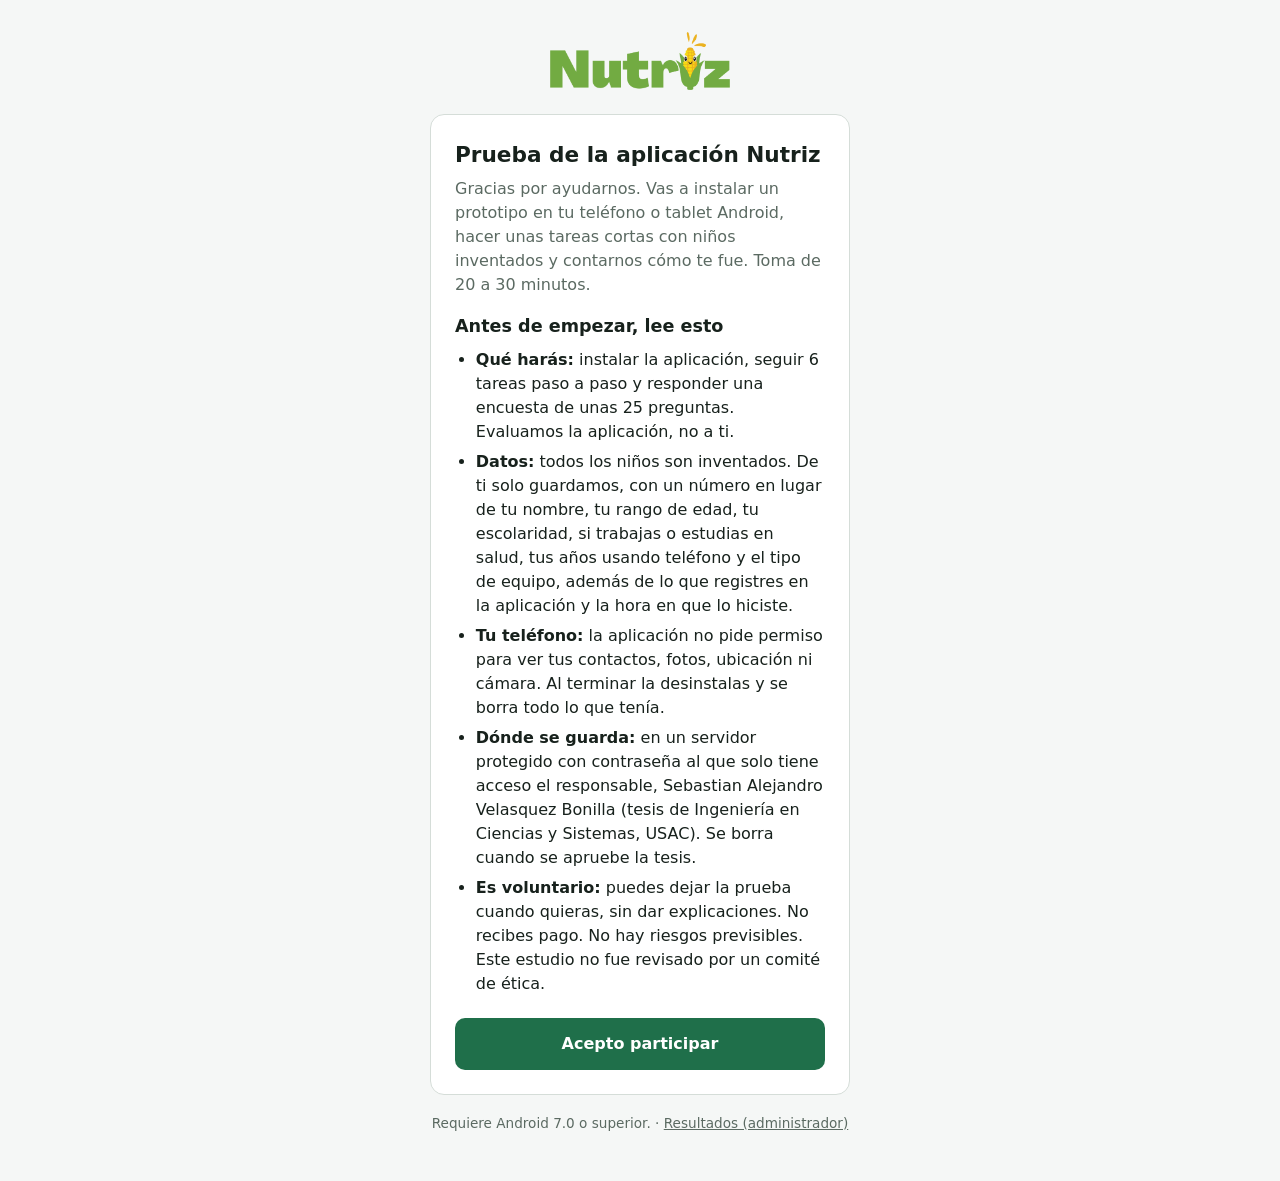
<file: index.html>
<!doctype html>
<html lang="es">
<head>
<meta charset="utf-8">
<meta name="viewport" content="width=device-width, initial-scale=1">
<meta name="robots" content="noindex, nofollow">
<title>Prueba de Nutriz</title>
<link rel="stylesheet" href="estilos.css">
</head>
<body>
<main>
  <img class="logo" src="logo.png" alt="Nutriz">
  <div class="tarjeta" id="bienvenida" hidden>
    <h1>Prueba de la aplicación Nutriz</h1>
    <p>Gracias por ayudarnos. Vas a instalar un prototipo en tu teléfono o tablet Android, hacer unas tareas cortas con niños inventados y contarnos cómo te fue. Toma de 20 a 30 minutos.</p>
    <h2>Antes de empezar, lee esto</h2>
    <ul>
      <li><b>Qué harás:</b> instalar la aplicación, seguir 6 tareas paso a paso y responder una encuesta de unas 25 preguntas. Evaluamos la aplicación, no a ti.</li>
      <li><b>Datos:</b> todos los niños son inventados. De ti solo guardamos, con un número en lugar de tu nombre, tu rango de edad, tu escolaridad, si trabajas o estudias en salud, tus años usando teléfono y el tipo de equipo, además de lo que registres en la aplicación y la hora en que lo hiciste.</li>
      <li><b>Tu teléfono:</b> la aplicación no pide permiso para ver tus contactos, fotos, ubicación ni cámara. Al terminar la desinstalas y se borra todo lo que tenía.</li>
      <li><b>Dónde se guarda:</b> en un servidor protegido con contraseña al que solo tiene acceso el responsable, Sebastian Alejandro Velasquez Bonilla (tesis de Ingeniería en Ciencias y Sistemas, USAC). Se borra cuando se apruebe la tesis.</li>
      <li><b>Es voluntario:</b> puedes dejar la prueba cuando quieras, sin dar explicaciones. No recibes pago. No hay riesgos previsibles. Este estudio no fue revisado por un comité de ética.</li>
    </ul>
    <button id="acepto" type="button">Acepto participar</button>
    <div class="error" id="error-acepto" role="alert" hidden></div>
  </div>

  <div id="participando" hidden>
  <div class="tarjeta">
    <div class="exito">Eres el participante <span id="codigo"></span></div>
    <p style="margin-top: 12px">Anota tu número por si cambias de navegador. Tu usuario para la aplicación es <b id="cuenta-usuario"></b> y tu contraseña, <b id="cuenta-contrasena"></b>; también aparecen en las tareas.</p>
  </div>
  <div class="tarjeta">
    <div class="seccion-paso">Paso 1</div>
    <div class="video-ayuda">
      <p><b>¿Nunca has instalado una aplicación así?</b> Mira este video de 3 minutos: muestra cada paso de la descarga y la instalación.</p>
      <video controls playsinline preload="none" poster="video_portada.jpg" controlslist="nodownload noplaybackrate" disablepictureinpicture oncontextmenu="return false">
        <source src="instalar_nutriz.mp4" type="video/mp4">
      </video>
    </div>
    <section id="formulario">
      <h1>Descargar la aplicación</h1>
      <p>Escribe el usuario y la contraseña de descarga que te enviaron por mensaje.</p>
      <form id="acceso" autocomplete="off">
        <label for="usuario">Usuario</label>
        <input id="usuario" autocapitalize="none" autocorrect="off" spellcheck="false" required>
        <label for="contrasena">Contraseña</label>
        <input id="contrasena" type="password" autocapitalize="none" autocorrect="off" spellcheck="false" required>
        <button id="boton" type="submit">Descargar</button>
      </form>
      <div class="barra" id="barra" hidden><div></div></div>
      <div class="estado" id="estado" role="status" aria-live="polite"></div>
      <div class="error" id="error" role="alert" hidden></div>
    </section>
    <section id="listo" hidden>
      <h1>Descarga lista</h1>
      <p>Ahora instala la aplicación:</p>
      <ol>
        <li>Si el navegador avisa que <strong>el archivo puede ser dañino</strong>, toca <strong>Descargar de todos modos</strong>. Es normal: la aplicación es un prototipo y no está en Play Store.</li>
        <li>Abre el archivo <strong>Nutriz.apk</strong> desde el aviso del navegador, la notificación o la carpeta Descargas.</li>
        <li>Si dice que por seguridad no puede instalar aplicaciones de esta fuente, toca <strong>Configuración</strong> y activa <strong>Permitir de esta fuente</strong> (en algunos teléfonos dice <strong>Confiar en esta fuente</strong>). Luego toca <strong>Instalar</strong>; si no aparece, vuelve atrás y toca otra vez el archivo.</li>
        <li>Si aparece un aviso de Play Protect, toca <strong>Más detalles</strong> y luego <strong>Instalar de todas formas</strong>.</li>
        <li>Ya instalada, vuelve a desactivar el permiso: en <strong>Ajustes</strong> busca <strong>instalar aplicaciones desconocidas</strong>, toca tu navegador y desactiva <strong>Permitir de esta fuente</strong> (o <strong>Confiar en esta fuente</strong>).</li>
        <li>Al terminar la prueba, desinstala Nutriz: se borran todos sus datos.</li>
      </ol>
      <button id="otra" type="button" class="secundario">Descargar otra vez</button>
    </section>
  </div>
  <div class="tarjeta">
    <div class="seccion-paso">Paso 2</div>
    <h2>Haz las tareas</h2>
    <p>Te guiamos una por una. Ten a la mano la aplicación ya instalada.</p>
    <a class="boton" href="tareas.html">Ver las tareas</a>
  </div>
  <div class="tarjeta">
    <div class="seccion-paso">Paso 3</div>
    <h2>Cuéntanos cómo te fue</h2>
    <p>Una encuesta corta, sin tu nombre.</p>
    <a class="boton" href="encuesta.html">Llenar la encuesta</a>
    <a class="boton secundario" href="manual.pdf" target="_blank" rel="noopener">Manual de uso (PDF), por si te trabas</a>
  </div>
  <button type="button" id="otra-persona" class="secundario">¿Otra persona va a participar en este teléfono?</button>
  </div>
  <p class="pie">Requiere Android 7.0 o superior. · <a href="resultados.html">Resultados (administrador)</a></p>
</main>
<script src="participante.js"></script>
<script>
// El APK está cifrado (prototipo/descarga/cifrar_apk.mjs): AES-256-GCM en partes, con la llave derivada del usuario
// y la contraseña. Se descifra aquí, en el teléfono; sin las credenciales correctas el archivo no sirve.
const $ = (id) => document.getElementById(id);
const b64 = (s) => Uint8Array.from(atob(s), (c) => c.charCodeAt(0));
const texto = new TextEncoder();

function iv(base, n) {
  const v = base.slice();
  const d = new DataView(v.buffer);
  d.setUint32(8, (d.getUint32(8) ^ n) >>> 0);
  return v;
}

async function llave(usuario, contrasena, meta) {
  const material = await crypto.subtle.importKey(
    'raw', texto.encode(`${usuario.trim().toLowerCase()}\n${contrasena.trim().toLowerCase()}`), 'PBKDF2', false, ['deriveKey']);
  return crypto.subtle.deriveKey(
    { name: 'PBKDF2', salt: b64(meta.sal), iterations: meta.iteraciones, hash: 'SHA-256' },
    material, { name: 'AES-GCM', length: 256 }, false, ['decrypt']);
}

const descifrar = (k, base, n, datos) =>
  crypto.subtle.decrypt({ name: 'AES-GCM', iv: iv(base, n), additionalData: texto.encode(`nutriz:${n}`) }, k, datos);

function progreso(fraccion, mensaje) {
  $('barra').hidden = false;
  $('barra').firstElementChild.style.width = `${Math.round(fraccion * 100)}%`;
  $('estado').textContent = mensaje;
}

async function bajar(total, alAvanzar) {
  const r = await fetch('nutriz.apk.cifrado', { cache: 'no-store' });
  if (!r.ok) throw new Error('descarga');
  const datos = new Uint8Array(total);
  const lector = r.body.getReader();
  let llevado = 0;
  for (;;) {
    const { done, value } = await lector.read();
    if (done) break;
    if (llevado + value.length > total) throw new Error('descarga');
    datos.set(value, llevado);
    llevado += value.length;
    alAvanzar(llevado / total);
  }
  if (llevado !== total) throw new Error('descarga');
  return datos;
}

$('acceso').addEventListener('submit', async (ev) => {
  ev.preventDefault();
  $('error').hidden = true;
  $('boton').disabled = true;
  $('boton').textContent = 'Revisando…';
  try {
    const meta = await (await fetch('nutriz.json', { cache: 'no-store' })).json();
    const base = b64(meta.iv);
    const k = await llave($('usuario').value, $('contrasena').value, meta);
    try {
      await descifrar(k, base, 0xffffffff, b64(meta.comprobante));
    } catch {
      throw new Error('credenciales');
    }
    $('boton').textContent = 'Descargando…';
    const conEtiqueta = meta.parte + 16;
    const total = meta.tamano + 16 * meta.partes;
    const datos = await bajar(total, (f) => progreso(f * 0.9, `Descargando… ${Math.round(f * 100)} %`));
    const partes = [];
    for (let n = 0; n < meta.partes; n++) {
      partes.push(await descifrar(k, base, n, datos.subarray(n * conEtiqueta, Math.min((n + 1) * conEtiqueta, total))));
      progreso(0.9 + 0.1 * (n + 1) / meta.partes, 'Preparando el archivo…');
    }
    const url = URL.createObjectURL(new Blob(partes, { type: 'application/vnd.android.package-archive' }));
    const a = document.createElement('a');
    a.href = url;
    a.download = 'Nutriz.apk';
    document.body.appendChild(a);
    a.click();
    a.remove();
    setTimeout(() => URL.revokeObjectURL(url), 120000);
    $('formulario').hidden = true;
    $('listo').hidden = false;
  } catch (err) {
    $('error').textContent = err.message === 'credenciales'
      ? 'Usuario o contraseña incorrectos.'
      : 'No se pudo descargar. Revisa tu conexión a internet e inténtalo de nuevo.';
    $('error').hidden = false;
    $('barra').hidden = true;
    $('estado').textContent = '';
  } finally {
    $('boton').disabled = false;
    $('boton').textContent = 'Descargar';
  }
});

$('otra').addEventListener('click', () => {
  $('listo').hidden = true;
  $('formulario').hidden = false;
  $('barra').hidden = true;
  $('estado').textContent = '';
});

// Primero el consentimiento: al aceptarlo, el servidor da el número de participante y su cuenta de la app.
function mostrarParticipante(p) {
  $('bienvenida').hidden = true;
  $('participando').hidden = false;
  $('codigo').textContent = p.participante;
  $('cuenta-usuario').textContent = p.usuario;
  $('cuenta-contrasena').textContent = p.contrasena;
}

const guardado = participanteGuardado();
if (guardado) mostrarParticipante(guardado); else $('bienvenida').hidden = false;

$('acepto').addEventListener('click', async () => {
  $('error-acepto').hidden = true;
  $('acepto').disabled = true;
  $('acepto').textContent = 'Un momento…';
  try {
    const p = await enviarJson('/participantes', { consentimiento: true });
    guardarParticipante(p);
    mostrarParticipante(p);
    window.scrollTo({ top: 0 });
  } catch (err) {
    $('error-acepto').textContent = err.status === 409
      ? 'Ya se completó el cupo de participantes. ¡Gracias por tu interés!'
      : 'No se pudo conectar. Revisa tu internet y vuelve a tocar el botón (el servidor puede tardar un minuto en despertar).';
    $('error-acepto').hidden = false;
  } finally {
    $('acepto').disabled = false;
    $('acepto').textContent = 'Acepto participar';
  }
});

// Se confirma con un segundo toque y no con window.confirm: el navegador de WhatsApp y otros no muestran ese cuadro.
let confirmando = false;
$('otra-persona').addEventListener('click', (ev) => {
  ev.preventDefault();
  if (!confirmando) {
    confirmando = true;
    $('otra-persona').textContent = 'Toca otra vez para empezar como participante nuevo (este teléfono olvidará el número actual)';
    return;
  }
  olvidarParticipante();
  location.reload();
});
</script>
</body>
</html>
</file>
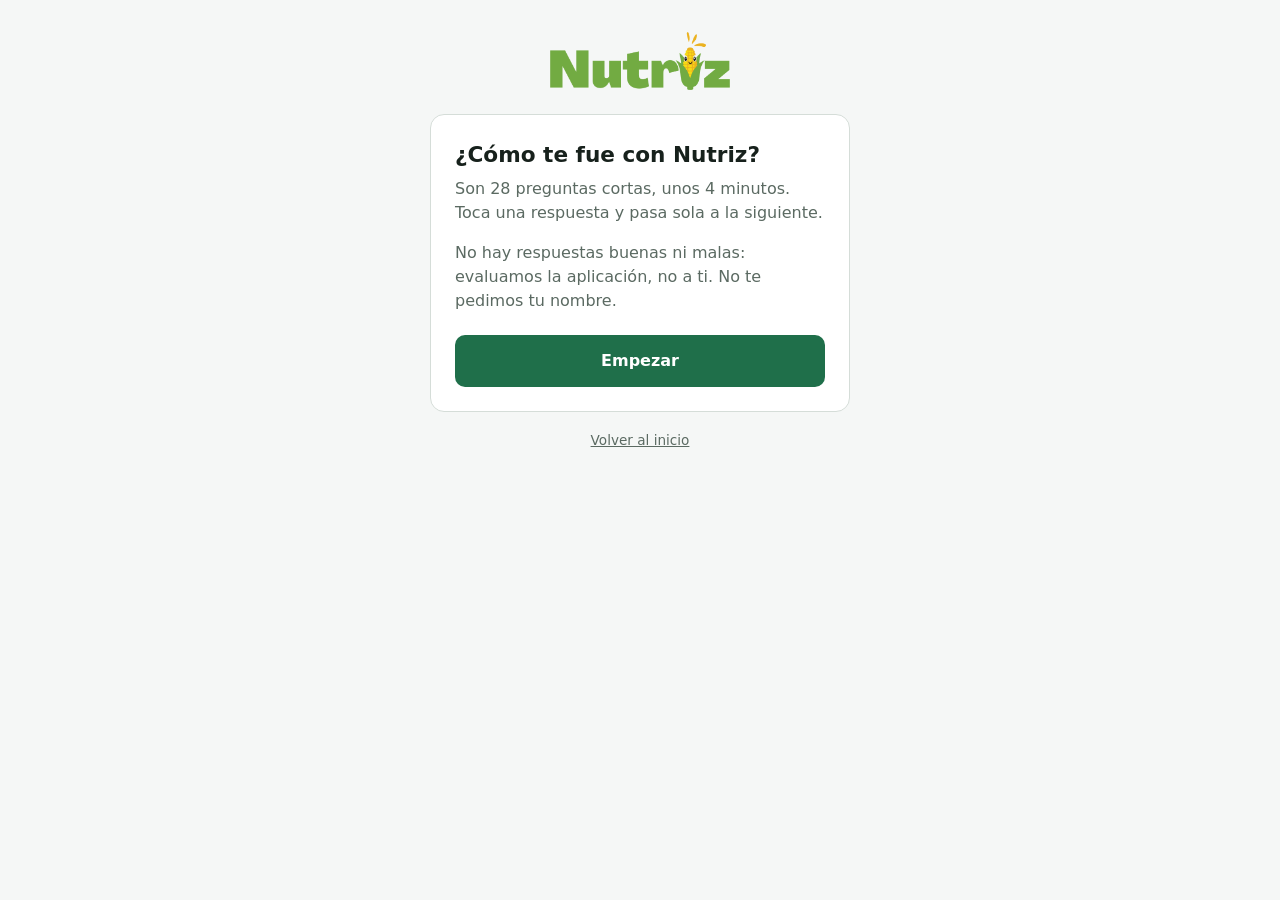
<file: encuesta.html>
<!doctype html>
<html lang="es">
<head>
<meta charset="utf-8">
<meta name="viewport" content="width=device-width, initial-scale=1">
<meta name="robots" content="noindex, nofollow">
<title>Encuesta Nutriz</title>
<link rel="stylesheet" href="estilos.css">
</head>
<body>
<main>
  <img class="logo" src="logo.png" alt="Nutriz">
  <div class="tarjeta" id="tarjeta"></div>
  <p class="pie"><a href="./">Volver al inicio</a></p>
</main>
<script src="participante.js"></script>
<script>
const ESCALA = 'De 1 (totalmente en desacuerdo) a 5 (totalmente de acuerdo)';
// Los valores deben coincidir con backend/src/encuesta/dto.ts.
const PERFIL = [
  ['edad', '¿Cuántos años tienes?', [['18-25', '18 a 25'], ['26-35', '26 a 35'], ['36-45', '36 a 45'], ['46-60', '46 a 60'], ['61+', '61 o más']]],
  ['escolaridad', '¿Hasta qué grado estudiaste?', [['ninguna', 'No estudié'], ['primaria', 'Primaria'], ['basicos', 'Básicos'], ['diversificado', 'Diversificado'], ['universidad', 'Universidad']]],
  ['areaSalud', '¿Trabajas o estudias en el área de salud?', [['si', 'Sí'], ['no', 'No']]],
  ['anosTelefono', '¿Cuántos años llevas usando un teléfono inteligente?', [['<1', 'Menos de 1 año'], ['1-3', '1 a 3 años'], ['4-6', '4 a 6 años'], ['>6', 'Más de 6 años']]],
  ['equipo', '¿En qué equipo probaste la aplicación?', [['telefono', 'Teléfono'], ['tablet', 'Tablet']]],
];
// SUS en español, tal como lo publican Sevilla-Gonzalez et al. (2020, anexo 2).
const SUS = [
  'Me gustaría usar esta herramienta frecuentemente.',
  'Considero que esta herramienta es innecesariamente compleja',
  'Considero que la herramienta es fácil de usar.',
  'Considero necesario el apoyo de personal experto para poder utilizar esta herramienta',
  'Considero que las funciones de la herramienta están bien integradas',
  'Considero que la herramienta presenta muchas contradicciones',
  'Imagino que la mayoría de las personas aprenderían a usar esta herramienta rápidamente',
  'Considero que el uso de esta herramienta es tedioso',
  'Me sentí muy confiado al usar la herramienta',
  'Necesité saber bastantes cosas antes de poder empezar a usar esta herramienta',
];
const INSTRUCCIONES_SUS = 'Por favor seleccione de cada uno de los enunciados la opción que mejor describa su experiencia con la herramienta electrónica. Un puntaje de 1 significa que usted se encuentra totalmente en desacuerdo con el enunciado, mientras que un puntaje en 5 significa que está totalmente de acuerdo, un puntaje de 3 significaría que usted se encuentra neutral con el enunciado.';
// Una por cada parte del objetivo general: recolectar (1, 2), analizar (3), gestionar (4) y sin conexión (5). No es
// un instrumento validado: se reporta como complemento descriptivo del SUS. Deben coincidir con resultados.html.
const TAREAS = [
  'Fue fácil anotar los datos del niño y su medición.',
  'Fue fácil llenar el cuestionario de riesgo.',
  'Entendí qué significa el color del resultado y qué debo hacer.',
  'Supe cuándo mis datos ya habían llegado al servidor.',
  'Me sentiría seguro de usar la aplicación en un lugar sin internet.',
];
// Lo que en la prueba presencial observaba el facilitador (T115). Lo correcto en la tarea 3 es amarillo y seguimiento.
const COMPRENSION = [
  ['color', 'En la tarea 3, ¿de qué color salió el resultado de María?', [['verde', 'Verde'], ['amarillo', 'Amarillo'], ['rojo', 'Rojo'], ['gris', 'Gris'], ['no_se', 'No me acuerdo']]],
  ['accion', 'Según la aplicación, ¿qué había que hacer con María?', [['nada', 'Nada, está bien'], ['seguimiento', 'Darle seguimiento y consejería'], ['referir', 'Referirla al servicio de salud'], ['revisar', 'Revisar las medidas'], ['no_se', 'No sé']]],
  ['buscar', 'En la tarea 6, ¿pudiste encontrar a María y abrir su ficha?', [['si', 'Sí'], ['no', 'No'], ['no_intente', 'No lo intenté']]],
  ['ayuda', '¿Alguien te ayudó durante las tareas?', [['si', 'Sí'], ['no', 'No']]],
  ['manual', '¿Usaste el manual de uso?', [['si', 'Sí'], ['no', 'No']]],
];

// Quien aceptó participar en la portada ya dio su consentimiento y tiene número; si no, lo da aquí y el servidor le
// asigna uno al enviar.
const yaParticipa = participanteGuardado();

// Cada paso es una pantalla. `cuenta` marca las preguntas que suman en la barra de progreso.
const PASOS = [
  { tipo: 'inicio' },
  ...(yaParticipa ? [] : [{ tipo: 'consentimiento', cuenta: true }]),
  ...PERFIL.map(([campo, texto, opciones]) => ({ tipo: 'opciones', seccion: 'Sobre ti', campo, texto, opciones, cuenta: true })),
  { tipo: 'aviso', seccion: 'Tu experiencia', texto: INSTRUCCIONES_SUS },
  ...SUS.map((texto, i) => ({ tipo: 'likert', seccion: 'Tu experiencia', campo: `sus${i}`, texto, cuenta: true })),
  ...TAREAS.map((texto, i) => ({ tipo: 'likert', seccion: 'Las tareas que hiciste', campo: `tarea${i}`, texto, cuenta: true })),
  ...COMPRENSION.map(([campo, texto, opciones]) => ({ tipo: 'opciones', seccion: 'Las tareas que hiciste', campo, texto, opciones, cuenta: true })),
  { tipo: 'texto', seccion: 'En tus palabras (opcional)', campo: 'dificil', texto: '¿Qué fue lo más difícil o confuso?', cuenta: true },
  { tipo: 'texto', seccion: 'En tus palabras (opcional)', campo: 'cambiaria', texto: '¿Qué le cambiarías a la aplicación?', cuenta: true },
  { tipo: 'enviar' },
];
const TOTAL = PASOS.filter((p) => p.cuenta).length;

// Las respuestas se guardan en esta pestaña: si la página se recarga, no se pierden.
let r = {};
try { r = JSON.parse(sessionStorage.getItem('encuesta') ?? '{}'); } catch { r = {}; }
const guardar = () => { try { sessionStorage.setItem('encuesta', JSON.stringify(r)); } catch {} };
let i = 0;
// Evita que un doble toque rápido salte una pregunta mientras se pasa a la siguiente.
let avanzando = false;

const $ = (id) => document.getElementById(id);
const esc = (s) => String(s).replace(/[&<>"]/g, (c) => ({ '&': '&amp;', '<': '&lt;', '>': '&gt;', '"': '&quot;' }[c]));

function cabecera(paso) {
  const n = PASOS.slice(0, i + 1).filter((p) => p.cuenta).length;
  return `<div class="progreso"><button class="atras" type="button" data-accion="atras">‹ Atrás</button>`
    + `<div class="barra"><div style="width:${Math.round(n / TOTAL * 100)}%"></div></div><small>${n} de ${TOTAL}</small></div>`
    + (paso.seccion ? `<div class="seccion">${paso.seccion}</div>` : '');
}

function pintar() {
  const p = PASOS[i];
  let html = '';
  if (p.tipo === 'inicio') {
    html = `<h1>¿Cómo te fue con Nutriz?</h1><p>Son ${TOTAL} preguntas cortas, unos 4 minutos. Toca una respuesta y pasa sola a la siguiente.</p>`
      + `<p>No hay respuestas buenas ni malas: evaluamos la aplicación, no a ti. No te pedimos tu nombre.</p>`
      + `<button type="button" data-accion="siguiente">Empezar</button>`;
  } else if (p.tipo === 'consentimiento') {
    html = cabecera(p) + `<p class="pregunta-texto">Antes de seguir</p>`
      + `<p>Tus respuestas se guardan sin tu nombre y se usan de forma agregada en una tesis de la Universidad de San Carlos de Guatemala. Puedes dejar la encuesta cuando quieras.</p>`
      + `<button type="button" data-accion="acepto">Acepto y sigo</button>`;
  } else if (p.tipo === 'opciones') {
    html = cabecera(p) + `<p class="pregunta-texto">${p.texto}</p><div class="lista-opciones">`
      + p.opciones.map(([v, t]) => `<button type="button" data-valor="${v}" class="${r[p.campo] === v ? 'elegido' : ''}">${t}</button>`).join('') + '</div>';
  } else if (p.tipo === 'aviso') {
    html = cabecera(p) + `<p class="pregunta-texto">Ahora, 10 frases sobre la aplicación</p><p>${p.texto}</p>`
      + `<button type="button" data-accion="siguiente">Seguir</button>`;
  } else if (p.tipo === 'likert') {
    html = cabecera(p) + `<p class="pregunta-texto">${p.texto}</p><div class="likert" role="group" aria-label="${ESCALA}">`
      + [1, 2, 3, 4, 5].map((v) => `<button type="button" data-valor="${v}" class="${r[p.campo] === v ? 'elegido' : ''}">${v}</button>`).join('')
      + '</div><div class="extremos"><span>Totalmente en desacuerdo</span><span>Totalmente de acuerdo</span></div>';
  } else if (p.tipo === 'texto') {
    html = cabecera(p) + `<p class="pregunta-texto">${p.texto}</p>`
      + `<textarea id="texto" maxlength="1500" placeholder="Escribe aquí (puedes dejarlo vacío)">${esc(r[p.campo] ?? '')}</textarea>`
      + `<button type="button" data-accion="texto">Siguiente</button>`;
  } else if (p.tipo === 'enviar') {
    html = cabecera(p) + `<p class="pregunta-texto">¡Listo! Ya respondiste todo.</p><p>Toca el botón para enviar tus respuestas.</p>`
      + `<button type="button" data-accion="enviar" id="enviar">Enviar la encuesta</button><div class="error" id="error" role="alert" hidden></div>`;
  } else if (p.tipo === 'gracias') {
    html = `<div class="exito">¡Gracias! Tu encuesta se guardó.</div>`
      + `<p class="pregunta-texto" style="margin-top:16px">Participante ${esc(p.participante)}</p>`
      + `<p>Ya terminaste. Para dejar tu teléfono como estaba:</p><ol><li>Desinstala Nutriz: mantén presionado su ícono y toca <b>Desinstalar</b>. Se borra todo lo que tenía.</li><li>Revisa que el permiso quede desactivado: en <b>Ajustes</b> busca <b>instalar aplicaciones desconocidas</b>, toca tu navegador y desactiva <b>Permitir de esta fuente</b>.</li></ol>`
      + `<a class="boton secundario" href="./">Volver al inicio</a>`;
  }
  $('tarjeta').innerHTML = `<div class="paso">${html}</div>`;
  $('texto')?.focus();
}

const ir = (paso) => { avanzando = false; i = Math.max(0, Math.min(PASOS.length - 1, paso)); pintar(); window.scrollTo({ top: 0 }); };

async function enviar() {
  // Por si alguien llegó al final saltándose una pantalla (no debería poder): vuelve a la primera sin responder.
  const falta = PASOS.findIndex((p) => p.cuenta && p.tipo !== 'texto'
    && (p.tipo === 'consentimiento' ? !r.consentimiento : r[p.campo] === undefined));
  if (falta >= 0) return ir(falta);
  $('enviar').disabled = true;
  $('enviar').textContent = 'Enviando…';
  const cuerpo = {
    participante: yaParticipa?.participante,
    consentimiento: true,
    perfil: Object.fromEntries(PERFIL.map(([c]) => [c, r[c]])),
    sus: SUS.map((_, k) => r[`sus${k}`]),
    tareas: TAREAS.map((_, k) => r[`tarea${k}`]),
    comprension: Object.fromEntries(COMPRENSION.map(([c]) => [c, r[c]])),
    comentarios: Object.fromEntries(['dificil', 'cambiaria'].map((c) => [c, (r[c] ?? '').trim()]).filter(([, v]) => v)),
  };
  const esperando = () => { $('enviar').textContent = 'Conectando con el servidor, espera un momento…'; };
  try {
    let res;
    try {
      res = await enviarJson('/encuesta', cuerpo, esperando);
    } catch (err) {
      // El número guardado ya no existe en el servidor (por ejemplo, se borró una prueba): se envía sin número y el
      // servidor asigna uno nuevo.
      if (err.status !== 400 || !cuerpo.participante) throw err;
      olvidarParticipante();
      res = await enviarJson('/encuesta', { ...cuerpo, participante: undefined }, esperando);
    }
    const { participante } = res;
    try { sessionStorage.removeItem('encuesta'); } catch {}
    PASOS.push({ tipo: 'gracias', participante });
    ir(PASOS.length - 1);
  } catch (err) {
    // El código entre paréntesis sirve para saber, por una captura, si falló la red o el servidor.
    $('error').textContent = 'No se pudo enviar. Revisa tu conexión a internet y toca "Enviar" otra vez; tus respuestas siguen aquí.'
      + ` (${err.status ?? 'sin respuesta'})`;
    $('error').hidden = false;
    $('enviar').disabled = false;
    $('enviar').textContent = 'Enviar la encuesta';
  }
}

$('tarjeta').addEventListener('click', (ev) => {
  const b = ev.target.closest('button');
  if (!b) return;
  const p = PASOS[i];
  const accion = b.dataset.accion;
  if (accion === 'atras') return ir(i - 1);
  if (accion === 'siguiente') return ir(i + 1);
  if (accion === 'acepto') { r.consentimiento = true; guardar(); return ir(i + 1); }
  if (accion === 'texto') { r[p.campo] = $('texto').value; guardar(); return ir(i + 1); }
  if (accion === 'enviar') return enviar();
  if (b.dataset.valor !== undefined) {
    if (avanzando) return;
    avanzando = true;
    const valor = p.tipo === 'likert' ? Number(b.dataset.valor) : b.dataset.valor;
    r[p.campo] = valor;
    guardar();
    b.parentElement.querySelectorAll('button').forEach((x) => x.classList.toggle('elegido', x === b));
    // Un instante para que se vea lo elegido antes de pasar a la siguiente.
    setTimeout(() => ir(i + 1), 220);
  }
});

pintar();
</script>
</body>
</html>
</file>
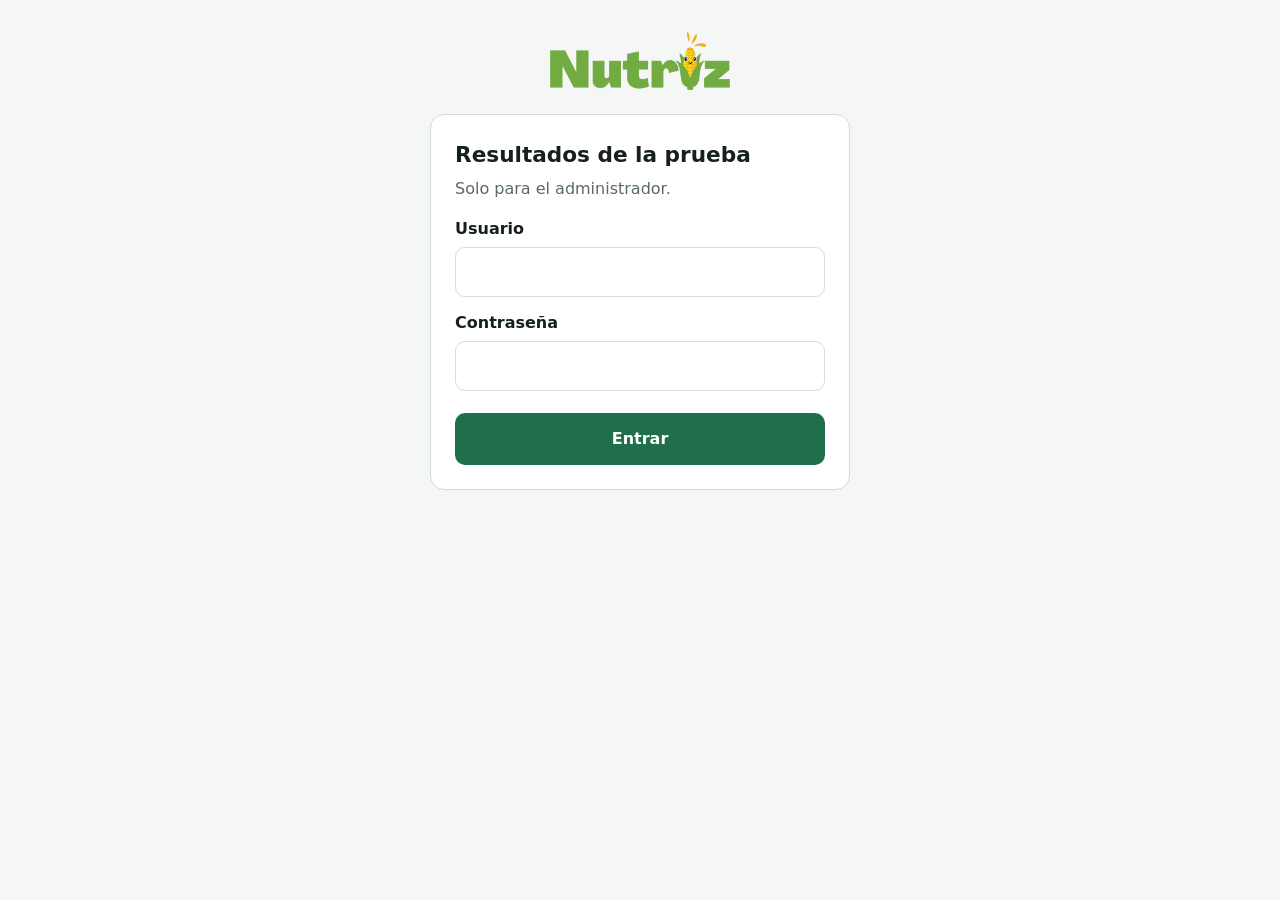
<file: resultados.html>
<!doctype html>
<html lang="es">
<head>
<meta charset="utf-8">
<meta name="viewport" content="width=device-width, initial-scale=1">
<meta name="robots" content="noindex, nofollow">
<title>Resultados Nutriz</title>
<link rel="stylesheet" href="estilos.css">
<style>
  .ok { color: #2E7D32; font-weight: 700; }
  .medio { color: #7A5A00; font-weight: 700; }
  .no { color: var(--rojo); font-weight: 700; }
  .leyenda { font-size: .85rem; color: var(--suave); margin-top: 8px; }
</style>
</head>
<body>
<main id="principal">
  <img class="logo" src="logo.png" alt="Nutriz">
  <div class="tarjeta" id="entrada">
    <h1>Resultados de la prueba</h1>
    <p>Solo para el administrador.</p>
    <form id="acceso" autocomplete="off">
      <label for="usuario">Usuario</label>
      <input id="usuario" autocapitalize="none" autocorrect="off" spellcheck="false" required>
      <label for="contrasena">Contraseña</label>
      <input id="contrasena" type="password" required>
      <button id="entrar" type="submit">Entrar</button>
    </form>
    <div class="error" id="error" role="alert" hidden></div>
  </div>

  <div id="panel" hidden>
    <div class="tarjeta">
      <h1>Las tareas</h1>
      <p>Cuántos participantes completaron cada tarea. Las tareas 1, 2, 4 y 5 se verifican con lo que llegó al servidor; la 3 y la 6, con la encuesta.</p>
      <div class="cifras" id="cifras-tareas"></div>
      <div class="fila-botones">
        <button id="actualizar" type="button">Actualizar</button>
        <button id="csv" type="button" class="secundario">Descargar CSV</button>
      </div>
    </div>
    <div class="tarjeta">
      <h2>System Usability Scale (SUS)</h2>
      <p>Puntaje de 0 a 100. Referencia: 65.9 es el promedio de las interfaces de teléfono celular (Bangor et al., 2009, tabla 1).</p>
      <div class="cifras" id="cifras-sus"></div>
    </div>
    <div class="tarjeta">
      <h2>Participantes</h2>
      <div class="tabla"><table id="tabla-participantes"></table></div>
      <p class="leyenda"><span class="ok">✓</span> completa y correcta · <span class="medio">~</span> hecha, con datos o respuesta distintos a los pedidos · <span class="no">✗</span> no hecha. Minutos: del registro a la medición y de la medición al cuestionario, con la hora del teléfono.</p>
    </div>
    <div class="tarjeta">
      <h2>Opinión sobre las tareas</h2>
      <p>De 1 (totalmente en desacuerdo) a 5 (totalmente de acuerdo).</p>
      <div class="tabla"><table id="tabla-tareas"></table></div>
    </div>
    <div class="tarjeta">
      <h2>Comentarios</h2>
      <div id="comentarios"></div>
    </div>
    <p class="pie"><a href="./">Volver al inicio</a></p>
  </div>
</main>
<script src="participante.js"></script>
<script>
// Deben coincidir con encuesta.html.
const TAREAS = [
  'Anotar los datos del niño y su medición', 'Llenar el cuestionario de riesgo', 'Entender el color y qué hacer',
  'Saber si los datos llegaron', 'Usarla sin internet',
];
const NOMBRES_TAREA = ['T1 Registrar', 'T2 Medir', 'T3 Entender', 'T4 Cuestionario', 'T5 Enviar', 'T6 Buscar'];
const CLAVES = ['t1', 't2', 't3', 't4', 't5', 't6'];
const ETIQUETAS = {
  escolaridad: { ninguna: 'Ninguna', primaria: 'Primaria', basicos: 'Básicos', diversificado: 'Diversificado', universidad: 'Universidad' },
  equipo: { telefono: 'Teléfono', tablet: 'Tablet' },
  areaSalud: { si: 'Sí', no: 'No' },
};

const $ = (id) => document.getElementById(id);
const esc = (s) => String(s ?? '').replace(/[&<>"']/g, (c) => ({ '&': '&amp;', '<': '&lt;', '>': '&gt;', '"': '&quot;', "'": '&#39;' }[c]));
const num = (x) => (x === null || x === undefined ? '—' : Number(x).toLocaleString('es-GT', { maximumFractionDigits: 2 }));
const fecha = (f) => (f ? new Date(f).toLocaleString('es-GT', { dateStyle: 'short', timeStyle: 'short' }) : '—');
// El token vive solo en memoria: al cerrar la página hay que volver a entrar.
let token = null;
let datos = null;

/** ✓ correcta, ~ hecha con otros datos, ✗ no hecha. Las tareas sin "correcto" (4 y 5) solo pueden ser ✓ o ✗. */
function estado(t) {
  if (!t.hecho) return 'no';
  return t.correcto === false ? 'medio' : 'ok';
}
const SIMBOLO = { ok: '✓', medio: '~', no: '✗' };

async function pedir(ruta, opciones = {}) {
  const r = await fetch(`${API}${ruta}`, { ...opciones, headers: { ...(opciones.headers ?? {}), Authorization: `Bearer ${token}` } });
  if (r.status === 401 || r.status === 403) throw new Error('sesion');
  if (!r.ok) throw new Error('red');
  return r.json();
}

function mostrarError(err) {
  $('panel').hidden = true;
  $('entrada').hidden = false;
  $('principal').classList.remove('ancho');
  $('error').textContent = err.message === 'sesion'
    ? 'La sesión venció o el usuario no es el administrador. Vuelve a entrar.'
    : err.message === 'credenciales' ? 'Usuario o contraseña incorrectos.'
    : 'No se pudo conectar con el servidor. Si estaba dormido, espera un minuto y vuelve a intentar.';
  $('error').hidden = false;
}

function pintar() {
  const ps = datos.participantes;
  const conEncuesta = ps.filter((p) => p.encuesta);
  $('cifras-tareas').innerHTML = [['Participantes', ps.length], ['Encuestas', conEncuesta.length]]
    .map(([t, v]) => `<div class="cifra"><b>${v}</b><small>${t}</small></div>`).join('')
    + CLAVES.map((k, i) => `<div class="cifra"><b>${ps.filter((p) => estado(p.tareas[k]) === 'ok').length} de ${ps.length}</b><small>${NOMBRES_TAREA[i]}</small></div>`).join('');

  const s = datos.sus;
  $('cifras-sus').innerHTML = [
    ['Respuestas', s.n], ['Media', num(s.media)], ['Mediana', num(s.mediana)], ['Desviación estándar', num(s.de)],
    ['Mínimo – máximo', s.n ? `${num(s.minimo)} – ${num(s.maximo)}` : '—'],
    ['IC 95 % de la media', s.ic95 ? `${num(s.ic95[0])} – ${num(s.ic95[1])}` : '—'],
  ].map(([t, v]) => `<div class="cifra"><b>${v}</b><small>${t}</small></div>`).join('');

  $('tabla-participantes').innerHTML = '<tr><th>Código</th><th>Aceptó</th>' + CLAVES.map((k) => `<th>${k.toUpperCase()}</th>`).join('')
    + '<th class="num">Min. medir</th><th class="num">Min. cuest.</th><th class="num">SUS</th><th>Ayuda / manual</th><th>Perfil</th><th></th></tr>'
    + ps.map((p) => {
      const e = p.encuesta;
      const perfil = e
        ? `${esc(e.perfil.edad)} · ${esc(ETIQUETAS.escolaridad[e.perfil.escolaridad])} · salud: ${esc(ETIQUETAS.areaSalud[e.perfil.areaSalud])} · ${esc(e.perfil.anosTelefono)} años · ${esc(ETIQUETAS.equipo[e.perfil.equipo])}`
        : 'Sin encuesta';
      const ayuda = e ? `${e.comprension.ayuda === 'si' ? 'Con ayuda' : 'Sin ayuda'} / ${e.comprension.manual === 'si' ? 'usó manual' : 'sin manual'}` : '—';
      return `<tr><td><b>${esc(p.participante)}</b></td><td>${fecha(p.consentimientoEn)}</td>`
        + CLAVES.map((k) => { const st = estado(p.tareas[k]); return `<td class="${st}">${SIMBOLO[st]}</td>`; }).join('')
        + `<td class="num">${num(p.minutos.medicion)}</td><td class="num">${num(p.minutos.cuestionario)}</td>`
        + `<td class="num"><b>${e ? num(e.susPuntaje) : '—'}</b></td><td>${ayuda}</td><td><small>${perfil}</small></td>`
        + `<td><button class="mini" data-borrar="${esc(p.participante)}" type="button">Borrar</button></td></tr>`;
    }).join('');

  $('tabla-tareas').innerHTML = '<tr><th>Pregunta</th><th class="num">Media</th><th class="num">Mediana</th><th class="num">DE</th><th class="num">n</th></tr>'
    + datos.tareas.map((t, i) => `<tr><td>${i + 1}. ${TAREAS[i]}</td><td class="num">${num(t.media)}</td><td class="num">${num(t.mediana)}</td><td class="num">${num(t.de)}</td><td class="num">${t.n}</td></tr>`).join('');

  const textos = conEncuesta.flatMap((p) => [['dificil', 'Lo más difícil'], ['cambiaria', 'Le cambiaría']]
    .filter(([k]) => p.encuesta.comentarios[k]).map(([k, t]) => `<li><b>${esc(p.participante)} · ${t}:</b> ${esc(p.encuesta.comentarios[k])}</li>`));
  $('comentarios').innerHTML = textos.length ? `<ul>${textos.join('')}</ul>` : '<p>Todavía no hay comentarios.</p>';
}

async function cargar() {
  datos = await pedir('/encuesta/resultados');
  pintar();
  $('entrada').hidden = true;
  $('panel').hidden = false;
  // Las tablas necesitan el ancho de la pantalla.
  $('principal').classList.add('ancho');
}

$('acceso').addEventListener('submit', async (ev) => {
  ev.preventDefault();
  $('error').hidden = true;
  $('entrar').disabled = true;
  $('entrar').textContent = 'Entrando…';
  try {
    const r = await fetch(`${API}/auth/login`, {
      method: 'POST', headers: { 'Content-Type': 'application/json' },
      body: JSON.stringify({ usuario: $('usuario').value.trim(), contrasena: $('contrasena').value }),
    });
    if (r.status === 401) throw new Error('credenciales');
    if (!r.ok) throw new Error('red');
    token = (await r.json()).accessToken;
    await cargar();
  } catch (err) {
    mostrarError(err);
  } finally {
    $('entrar').disabled = false;
    $('entrar').textContent = 'Entrar';
  }
});

$('actualizar').addEventListener('click', () => cargar().catch(mostrarError));

$('tabla-participantes').addEventListener('click', async (ev) => {
  const codigo = ev.target.dataset?.borrar;
  if (!codigo || !window.confirm(`¿Borrar a ${codigo}, su encuesta y lo que registró en la aplicación? No se puede deshacer.`)) return;
  try {
    await pedir(`/encuesta/${encodeURIComponent(codigo)}`, { method: 'DELETE' });
    await cargar();
  } catch (err) {
    mostrarError(err);
  }
});

$('csv').addEventListener('click', () => {
  const celda = (v) => `"${String(v ?? '').replace(/"/g, '""')}"`;
  const cabecera = ['participante', 'consentimiento', ...CLAVES, 'alerta_t2', 'min_medicion', 'min_cuestionario',
    'edad', 'escolaridad', 'area_salud', 'anos_telefono', 'equipo',
    ...Array.from({ length: 10 }, (_, i) => `sus${i + 1}`), 'sus_puntaje',
    ...Array.from({ length: 5 }, (_, i) => `opinion${i + 1}`),
    'color', 'accion', 'buscar', 'ayuda', 'manual', 'dificil', 'cambiaria', 'encuesta'];
  const filas = datos.participantes.map((p) => {
    const e = p.encuesta;
    return [p.participante, p.consentimientoEn, ...CLAVES.map((k) => estado(p.tareas[k])), p.tareas.t2.alerta,
      p.minutos.medicion, p.minutos.cuestionario,
      e?.perfil.edad, e?.perfil.escolaridad, e?.perfil.areaSalud, e?.perfil.anosTelefono, e?.perfil.equipo,
      ...(e ? e.sus : Array(10).fill('')), e?.susPuntaje, ...(e ? e.tareas : Array(5).fill('')),
      e?.comprension.color, e?.comprension.accion, e?.comprension.buscar, e?.comprension.ayuda, e?.comprension.manual,
      e?.comentarios.dificil, e?.comentarios.cambiaria, e?.actualizadoEn];
  });
  // BOM para que Excel lea bien las tildes.
  const texto = '﻿' + [cabecera, ...filas].map((f) => f.map(celda).join(',')).join('\r\n');
  const a = document.createElement('a');
  a.href = URL.createObjectURL(new Blob([texto], { type: 'text/csv;charset=utf-8' }));
  a.download = `prueba_nutriz_${new Date().toISOString().slice(0, 10)}.csv`;
  a.click();
  setTimeout(() => URL.revokeObjectURL(a.href), 10000);
});
</script>
</body>
</html>
</file>
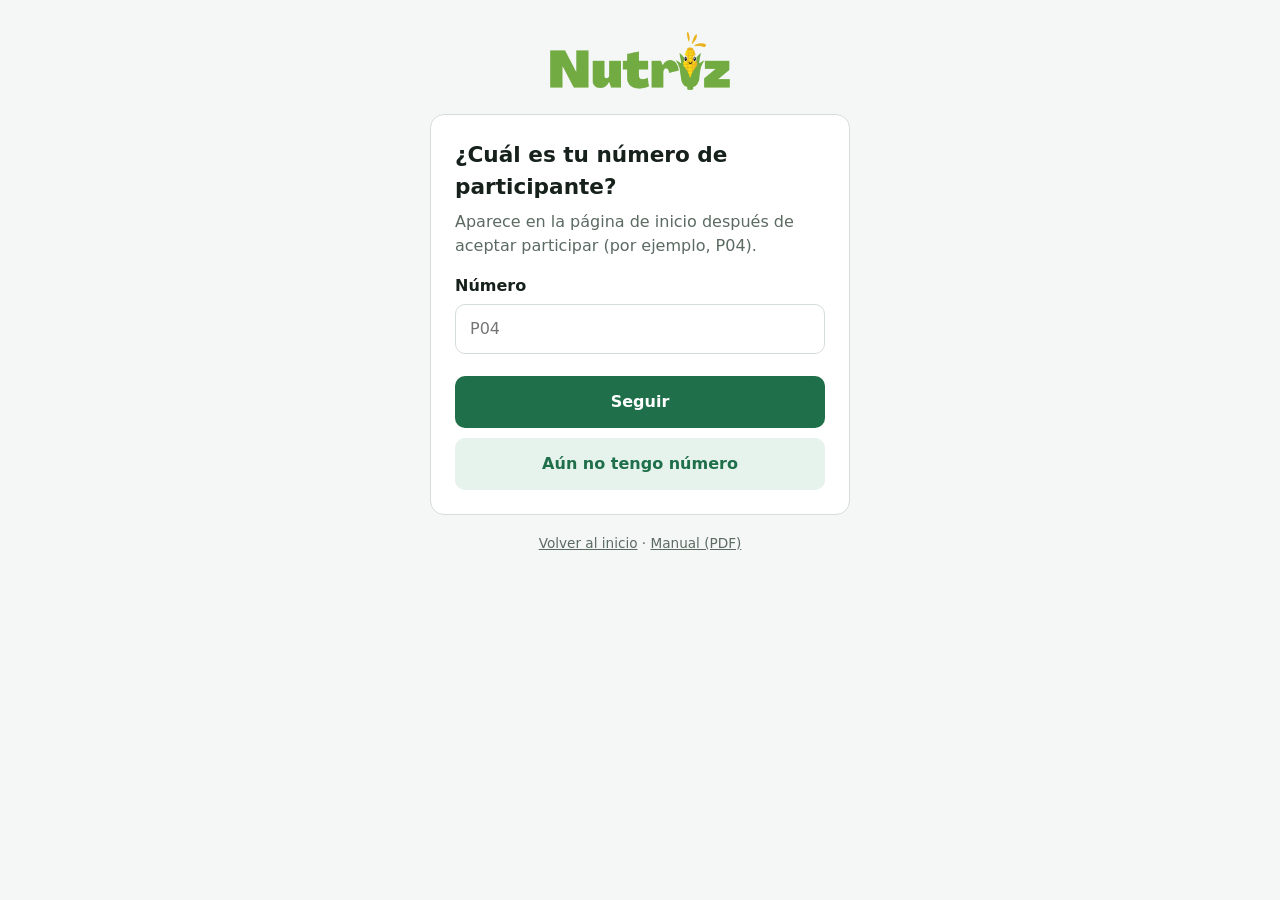
<file: tareas.html>
<!doctype html>
<html lang="es">
<head>
<meta charset="utf-8">
<meta name="viewport" content="width=device-width, initial-scale=1">
<meta name="robots" content="noindex, nofollow">
<title>Tareas Nutriz</title>
<link rel="stylesheet" href="estilos.css">
</head>
<body>
<main>
  <img class="logo" src="logo.png" alt="Nutriz">
  <div class="tarjeta" id="tarjeta"></div>
  <p class="pie"><a href="./">Volver al inicio</a> · <a href="manual.pdf" target="_blank" rel="noopener">Manual (PDF)</a></p>
</main>
<script src="participante.js"></script>
<script>
// Las tareas del protocolo de usabilidad (pruebas/usabilidad/protocolo.md), adaptadas a la prueba remota (T115): la
// persona prepara sola la aplicación (usuario y conexión) y la tarea 6 busca a la niña que ella misma registró. Lo que
// hace se mide en el servidor (lo que sincronizó y a qué hora) y en la encuesta (comprensión del resultado).
const $ = (id) => document.getElementById(id);
const esc = (s) => String(s).replace(/[&<>"]/g, (c) => ({ '&': '&amp;', '<': '&lt;', '>': '&gt;', '"': '&quot;' }[c]));
let p = participanteGuardado();

const datos = (filas) => `<dl class="tarjeta-datos">${filas.map(([t, v]) => `<dt>${t}</dt><dd>${v}</dd>`).join('')}</dl>`;
const RESPUESTAS_T4 = [
  ['¿Vive con su madre biológica?', 'Sí'], ['¿Es gemelo o mellizo?', 'No'], ['¿Qué número de hijo es?', '2'],
  ['Meses desde el hermano anterior', '30'], ['Al nacer, el niño era…', 'Promedio'], ['¿Dónde nació?', 'Hospital o centro público'],
  ['Edad de la madre', '28'], ['Años de estudio de la madre', '6'], ['Edad de la madre en su primer parto', '20'],
  ['Hijos nacidos vivos', '2'], ['¿La madre trabaja?', 'No'], ['¿Casada o unida?', 'Sí'], ['¿Tiene seguro de salud?', 'No'],
  ['Talla de la madre', 'No se midió'], ['Departamento', 'Huehuetenango'], ['¿Área rural?', 'Sí'], ['Personas en el hogar', '6'],
  ['Niños de 5 años o menos en el hogar', '2'], ['¿La madre es jefa de hogar?', 'No'], ['Agua para beber', 'Tubería en el patio'],
  ['Servicio sanitario', 'Letrina'], ['¿Hay electricidad?', 'Sí'], ['Piso', 'Tierra'], ['¿Cocina con leña o carbón?', 'Sí'],
];

const PASOS = () => [
  { titulo: 'Antes de empezar', cuerpo: `<p>Abre la aplicación <b>Nutriz</b> que instalaste. Vas a ir y venir entre la aplicación y esta página: la página recuerda en qué paso vas.</p><p>Haz cada tarea <b>sin ayuda de otra persona</b>, como puedas. Si algo no te sale, no pasa nada: sigue con la siguiente. Evaluamos la aplicación, no a ti.</p>`, boton: 'Empezar' },
  { titulo: 'Entra por primera vez', cuerpo: `<p>En la aplicación, crea tu usuario:</p>${datos([['Nombre del promotor', 'Promotor de prueba'], ['PIN', '1234 (o el que quieras, de 4 a 8 números)']])}<p>Toca <b>Crear usuario y entrar</b>.</p>` },
  { titulo: 'Conecta la aplicación', cuerpo: `<p>En la lista de niños toca <b>Sincronizar</b>. La dirección ya viene puesta. Escribe:</p>${datos([['Usuario', esc(p.usuario)], ['Contraseña', esc(p.contrasena)]])}<p>Toca <b>Conectar</b>. Cuando diga "Conectado al servidor", vuelve a la lista con la flecha de arriba.</p><p class="ayuda">Si tarda o dice "No se pudo conectar", no te preocupes: no es un error tuyo. El servidor de prueba a veces tarda un minuto en responder la primera vez. Espera un minuto y vuelve a tocar <b>Conectar</b>.</p>` },
  { seccion: 'Tarea 1 de 6', titulo: 'Registra a una niña nueva', cuerpo: datos([['Nombre', 'María Ficticia López'], ['Fecha de nacimiento', '14 de junio de 2023'], ['Sexo', 'Niña'], ['Comunidad', 'Aldea Ficticia']]) + '<p>Cuando la guardes, la aplicación te pasa a la medición.</p>' },
  { seccion: 'Tarea 2 de 6', titulo: 'Anota la medición de hoy de María', cuerpo: datos([['Peso', '11.2 kg'], ['Talla', '90.5 cm, medida de pie'], ['Perímetro braquial', '12.0 cm']]) + '<p>Guárdala para ver el resultado.</p>' },
  { seccion: 'Tarea 3 de 6', titulo: 'Lee el resultado', cuerpo: '<p>Según la aplicación, <b>¿cómo está María y qué deberías hacer?</b></p><p>Fíjate en el color y en lo que dice. Te lo preguntaremos en la encuesta.</p>' },
  { seccion: 'Tarea 4 de 6', titulo: 'Llena el cuestionario de riesgo de María', cuerpo: `<p>Busca cómo llenar el cuestionario de riesgo y usa estas respuestas de su madre (son inventadas):</p><ol class="respuestas">${RESPUESTAS_T4.map(([q, r]) => `<li>${q}: <b>${r}</b></li>`).join('')}</ol><p style="margin-top:12px">Al final, calcula el riesgo y guárdalo.</p>` },
  { seccion: 'Tarea 5 de 6', titulo: 'Envía todo al servidor', cuerpo: '<p>Haz que todo lo que registraste llegue al servidor. Sabrás que terminó cuando la aplicación lo diga.</p><p class="ayuda">Si dice "No se pudo enviar" o que el servidor puede estar apagado, no te preocupes: el servidor de prueba a veces tarda un minuto en responder. Lo que registraste sigue guardado en tu teléfono, no se pierde nada. Espera un minuto y vuelve a tocar <b>Sincronizar ahora</b>.</p>' },
  { seccion: 'Tarea 6 de 6', titulo: 'Busca a María', cuerpo: '<p>Desde la lista de niños, <b>busca a María</b> y abre su ficha. Fíjate en la fecha de su última medición.</p>' },
  { titulo: '¡Terminaste las tareas!', cuerpo: '<p>Ahora cuéntanos cómo te fue. Son unos 4 minutos.</p><a class="boton" href="encuesta.html">Llenar la encuesta</a><p class="ayuda" style="margin-top:16px">Después de la encuesta, desinstala Nutriz (mantén presionado su ícono y toca Desinstalar) y revisa que el permiso para instalar aplicaciones desconocidas quede desactivado.</p>', final: true },
];

let i = 0;
try { i = Number(localStorage.getItem(CLAVE_TAREA) ?? 0) || 0; } catch {}

function pintar() {
  if (!p) {
    // Abrió las tareas en otro navegador: recupera su número para mostrarle su cuenta de la app.
    $('tarjeta').innerHTML = `<h1>¿Cuál es tu número de participante?</h1><p>Aparece en la página de inicio después de aceptar participar (por ejemplo, P04).</p>`
      + `<label for="numero">Número</label><input id="numero" inputmode="numeric" placeholder="P04" maxlength="3">`
      + `<button type="button" id="usar">Seguir</button><a class="boton secundario" href="./">Aún no tengo número</a><div class="error" id="error" hidden></div>`;
    $('usar').onclick = () => {
      const n = /^p?(\d{1,2})$/i.exec($('numero').value.trim());
      if (!n || Number(n[1]) < 1) { $('error').textContent = 'Escribe un número como P04.'; $('error').hidden = false; return; }
      const codigo = `P${n[1].padStart(2, '0')}`;
      p = { participante: codigo, usuario: codigo.toLowerCase(), contrasena: `nutriz${codigo.slice(1)}` };
      guardarParticipante(p);
      pintar();
    };
    return;
  }
  const pasos = PASOS();
  i = Math.max(0, Math.min(pasos.length - 1, i));
  try { localStorage.setItem(CLAVE_TAREA, String(i)); } catch {}
  const paso = pasos[i];
  $('tarjeta').innerHTML = `<div class="paso"><div class="progreso"><button class="atras" type="button" id="atras" ${i === 0 ? 'hidden' : ''}>‹ Atrás</button>`
    + `<div class="barra"><div style="width:${Math.round(i / (pasos.length - 1) * 100)}%"></div></div><small>${p.participante}</small></div>`
    + (paso.seccion ? `<div class="seccion">${paso.seccion}</div>` : '')
    + `<p class="pregunta-texto">${paso.titulo}</p>${paso.cuerpo}`
    + (paso.final ? '' : `<button type="button" id="siguiente">${paso.boton ?? 'Listo, siguiente'}</button>`) + '</div>';
  $('atras').onclick = () => { i -= 1; pintar(); window.scrollTo({ top: 0 }); };
  if (!paso.final) $('siguiente').onclick = () => { i += 1; pintar(); window.scrollTo({ top: 0 }); };
}
pintar();
</script>
</body>
</html>
</file>
<file: estilos.css>
/* Estilos de la página de descarga, la encuesta y los resultados: los colores de la app (app/src/tema/index.tsx). */
:root {
  --fondo: #F5F7F6; --tarjeta: #FFFFFF; --texto: #17211C; --suave: #5B6A62; --borde: #D5DDD8;
  --primario: #1F6F4A; --primario-suave: #E6F2EC; --rojo: #C62828; --rojo-suave: #FDECEC;
  --verde-marca: #6FAE3F; --amarillo: #F2B600;
}
* { box-sizing: border-box; }
body {
  margin: 0; min-height: 100vh; background: var(--fondo); color: var(--texto);
  font: 16px/1.5 system-ui, -apple-system, "Segoe UI", Roboto, sans-serif;
  display: flex; justify-content: center; padding: 32px 16px;
}
main { width: 100%; max-width: 420px; }
main.ancho { max-width: 960px; }
.logo { display: block; width: 180px; max-width: 60%; margin: 0 auto 24px; }
.tarjeta { background: var(--tarjeta); border: 1px solid var(--borde); border-radius: 14px; padding: 24px; margin-bottom: 16px; }
h1 { font-size: 1.35rem; margin: 0 0 6px; }
h2 { font-size: 1.1rem; margin: 0 0 4px; }
p { margin: 0 0 16px; color: var(--suave); }
label { display: block; font-weight: 600; margin: 14px 0 6px; }
input, select, textarea {
  width: 100%; font: inherit; padding: 12px 14px; border: 1px solid var(--borde); border-radius: 10px;
  background: var(--tarjeta); color: var(--texto);
}
textarea { min-height: 90px; resize: vertical; }
input:focus, select:focus, textarea:focus { outline: 2px solid var(--primario); outline-offset: 1px; border-color: var(--primario); }
button, .boton {
  display: block; width: 100%; margin-top: 22px; padding: 14px; font: inherit; font-weight: 700; color: #fff;
  background: var(--primario); border: 0; border-radius: 10px; cursor: pointer; text-align: center; text-decoration: none;
}
.boton.secundario, button.secundario { background: var(--primario-suave); color: var(--primario); margin-top: 10px; }
button:disabled { opacity: .6; cursor: default; }
.barra { height: 8px; background: var(--primario-suave); border-radius: 99px; overflow: hidden; margin-top: 18px; }
.barra div { height: 100%; width: 0; background: var(--primario); transition: width .2s; }
.estado { margin: 10px 0 0; font-size: .95rem; color: var(--suave); min-height: 1.5em; }
.error { margin-top: 16px; padding: 12px 14px; border-radius: 10px; background: var(--rojo-suave); color: var(--rojo); }
.exito { padding: 12px 14px; border-radius: 10px; background: var(--primario-suave); color: var(--primario); font-weight: 600; }
ol, ul { margin: 8px 0 0; padding-left: 1.3em; }
li { margin: 6px 0; }
.pie { text-align: center; font-size: .85rem; color: var(--suave); margin-top: 18px; }
.pie a { color: var(--suave); }
[hidden] { display: none !important; }

/* Encuesta */
fieldset { border: 0; margin: 0; padding: 0; }
legend { font-weight: 600; padding: 0; margin: 14px 0 8px; }
.opciones label { display: flex; align-items: center; gap: 10px; font-weight: 400; margin: 6px 0; padding: 10px 12px;
  border: 1px solid var(--borde); border-radius: 10px; cursor: pointer; }
.opciones input { width: auto; margin: 0; accent-color: var(--primario); }
.pregunta { padding: 14px 0; border-top: 1px solid var(--borde); }
.pregunta:first-of-type { border-top: 0; }
.pregunta > span { display: block; font-weight: 600; margin-bottom: 10px; }
.escala { display: grid; grid-template-columns: repeat(5, 1fr); gap: 6px; }
.escala label { margin: 0; }
.escala input { position: absolute; opacity: 0; width: 1px; height: 1px; }
.escala span {
  display: flex; align-items: center; justify-content: center; height: 46px; border: 1px solid var(--borde);
  border-radius: 10px; font-weight: 700; color: var(--texto); cursor: pointer;
}
.escala input:checked + span { background: var(--primario); border-color: var(--primario); color: #fff; }
.escala input:focus-visible + span { outline: 2px solid var(--primario); outline-offset: 2px; }
.extremos { display: flex; justify-content: space-between; font-size: .8rem; color: var(--suave); margin-top: 4px; }
.falta { background: var(--rojo-suave); border-radius: 10px; padding-left: 8px; padding-right: 8px; }
.ayuda { font-size: .9rem; color: var(--suave); margin: -2px 0 8px; }

/* Resultados */
.cifras { display: grid; grid-template-columns: repeat(auto-fit, minmax(120px, 1fr)); gap: 10px; margin-top: 12px; }
.cifra { background: var(--fondo); border-radius: 10px; padding: 12px; }
.cifra b { display: block; font-size: 1.4rem; }
.cifra small { color: var(--suave); }
.tabla { width: 100%; overflow-x: auto; }
table { width: 100%; border-collapse: collapse; font-size: .92rem; }
th, td { text-align: left; padding: 8px 10px; border-bottom: 1px solid var(--borde); vertical-align: top; }
th { color: var(--suave); font-weight: 600; white-space: nowrap; }
td.num, th.num { text-align: right; font-variant-numeric: tabular-nums; }
button.mini { display: inline-block; width: auto; margin: 0; padding: 6px 10px; font-size: .85rem; background: var(--rojo-suave); color: var(--rojo); }
.fila-botones { display: flex; gap: 10px; flex-wrap: wrap; }
.fila-botones button { width: auto; flex: 1; margin-top: 22px; }

/* Pantallas de a una pregunta o un paso (encuesta y tareas) */
.progreso { display: flex; align-items: center; gap: 10px; margin-bottom: 18px; }
.progreso .barra { flex: 1; margin: 0; }
.progreso small { color: var(--suave); white-space: nowrap; }
.atras { background: none; color: var(--primario); width: auto; margin: 0; padding: 4px 0; font-weight: 600; }
.seccion { font-size: .85rem; font-weight: 700; color: var(--primario); text-transform: uppercase; letter-spacing: .04em; margin-bottom: 6px; }
.pregunta-texto { font-size: 1.2rem; font-weight: 700; line-height: 1.35; margin: 0 0 18px; color: var(--texto); }
.lista-opciones { display: grid; gap: 10px; }
.lista-opciones button {
  margin: 0; background: var(--tarjeta); color: var(--texto); border: 1px solid var(--borde); font-weight: 600; text-align: left; padding: 14px 16px;
}
.lista-opciones button.elegido, .likert button.elegido { background: var(--primario); color: #fff; border-color: var(--primario); }
.likert { display: grid; grid-template-columns: repeat(5, 1fr); gap: 8px; }
.likert button { margin: 0; height: 56px; padding: 0; font-size: 1.2rem; background: var(--tarjeta); color: var(--texto); border: 1px solid var(--borde); }
.extremos { font-size: .85rem; }
.paso { animation: entrar .2s ease-out; }
@keyframes entrar { from { opacity: 0; transform: translateX(12px); } to { opacity: 1; transform: none; } }
@media (prefers-reduced-motion: reduce) { .paso { animation: none; } }
.seccion-paso { font-size: .8rem; font-weight: 700; color: var(--primario); text-transform: uppercase; letter-spacing: .05em; margin-bottom: 4px; }
.tarjeta-datos { background: var(--fondo); border-radius: 10px; padding: 12px 14px; margin: 10px 0; }
.tarjeta-datos dt { font-size: .85rem; color: var(--suave); }
.tarjeta-datos dd { margin: 0 0 8px; font-weight: 700; }
.respuestas { font-size: .95rem; margin: 0; padding-left: 1.2em; }
.respuestas li { margin: 3px 0; }
.video-ayuda { background: var(--primario-suave); border-radius: 12px; padding: 12px; margin: 8px 0 16px; }
.video-ayuda p { margin: 0 0 10px; }
.video-ayuda video { display: block; width: auto; max-width: 100%; max-height: 75vh; margin: 0 auto; border-radius: 10px; background: #000; }
</file>
